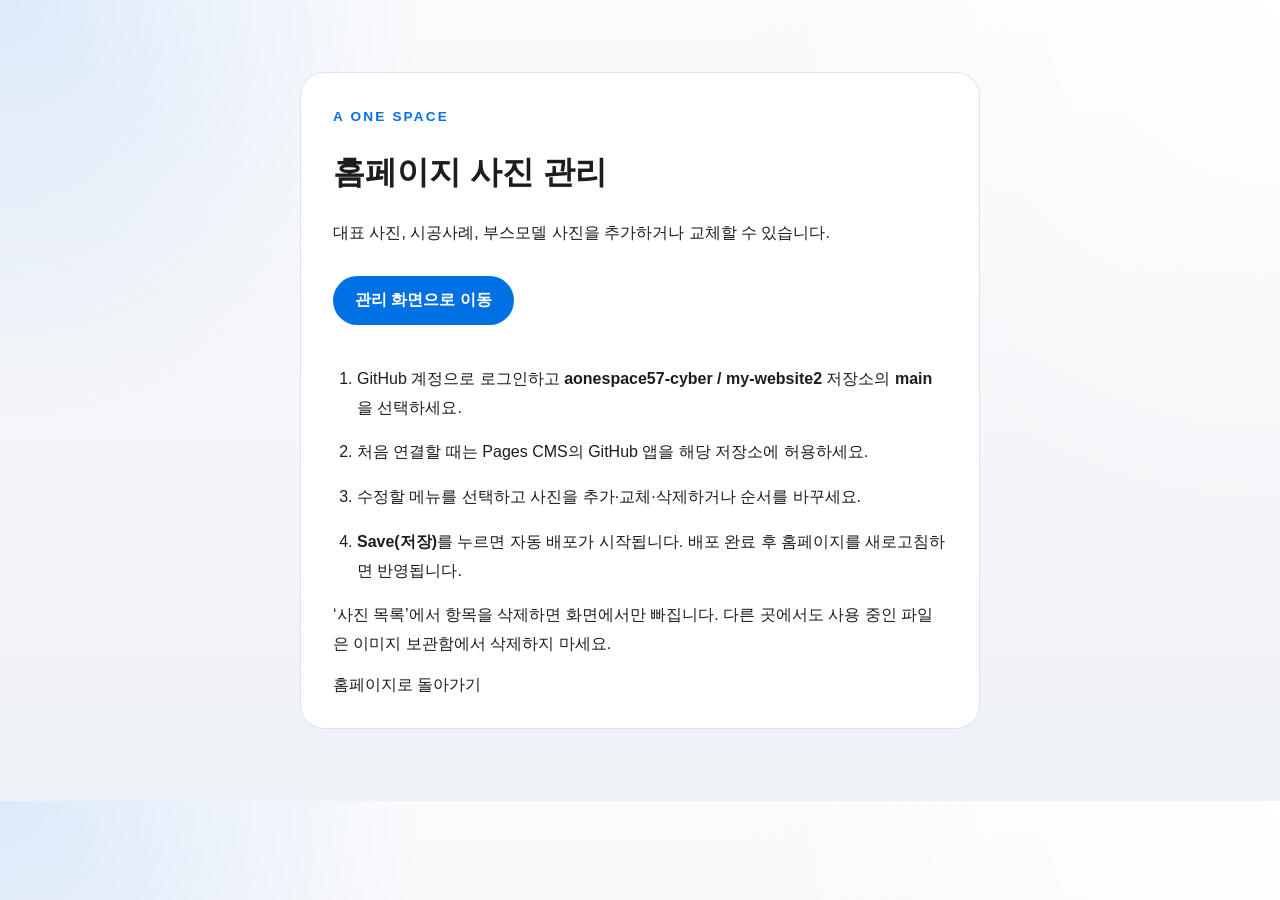
<file: admin/index.html>
<!DOCTYPE html>
<html lang="ko">
<head>
  <meta charset="UTF-8">
  <meta name="viewport" content="width=device-width, initial-scale=1.0">
  <meta name="robots" content="noindex, nofollow">
  <title>사진 관리 | A One Space</title>
  <link rel="stylesheet" href="../css/style.css">
  <style>
    .admin-guide { max-width: 680px; margin: 8vh auto; padding: 32px; background: #fff; border: 1px solid #dce3ed; border-radius: 24px; }
    .admin-guide h1 { font-size: 2rem; margin-bottom: 24px; }
    .admin-guide p, .admin-guide li { line-height: 1.8; margin-bottom: 16px; }
    .admin-guide ol { padding-left: 24px; }
    .admin-guide .button { margin: 12px 0 24px; }
  </style>
</head>
<body>
  <main class="admin-guide">
    <p class="eyebrow">A One Space</p>
    <h1>홈페이지 사진 관리</h1>
    <p>대표 사진, 시공사례, 부스모델 사진을 추가하거나 교체할 수 있습니다.</p>
    <a class="button button-primary" href="https://app.pagescms.org/">관리 화면으로 이동</a>
    <ol>
      <li>GitHub 계정으로 로그인하고 <strong>aonespace57-cyber / my-website2</strong> 저장소의 <strong>main</strong>을 선택하세요.</li>
      <li>처음 연결할 때는 Pages CMS의 GitHub 앱을 해당 저장소에 허용하세요.</li>
      <li>수정할 메뉴를 선택하고 사진을 추가·교체·삭제하거나 순서를 바꾸세요.</li>
      <li><strong>Save(저장)</strong>를 누르면 자동 배포가 시작됩니다. 배포 완료 후 홈페이지를 새로고침하면 반영됩니다.</li>
    </ol>
    <p>‘사진 목록’에서 항목을 삭제하면 화면에서만 빠집니다. 다른 곳에서도 사용 중인 파일은 이미지 보관함에서 삭제하지 마세요.</p>
    <a href="../">홈페이지로 돌아가기</a>
  </main>
</body>
</html>
</file>
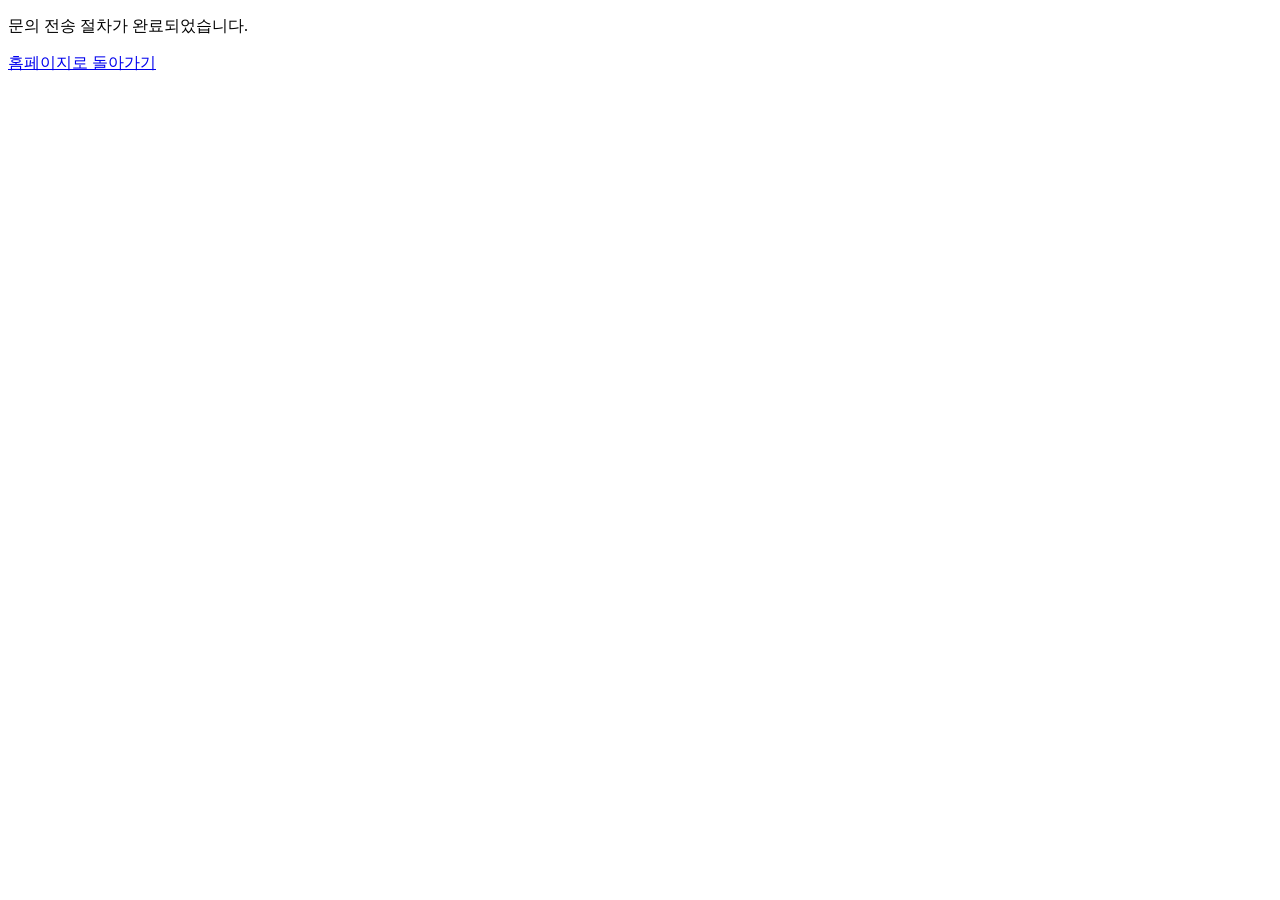
<file: inquiry-complete.html>
<!DOCTYPE html>
<html lang="ko">
<head>
  <meta charset="UTF-8">
  <meta name="viewport" content="width=device-width, initial-scale=1.0">
  <meta name="robots" content="noindex, nofollow">
  <meta name="referrer" content="no-referrer">
  <title>문의 접수 안내 | A One Space</title>
</head>
<body>
  <p>문의 전송 절차가 완료되었습니다.</p>
  <a href="./#contact">홈페이지로 돌아가기</a>
  <script>
    if (window.parent !== window) {
      window.parent.postMessage({ type: "inquiry-complete" }, location.origin);
    }
  </script>
</body>
</html>
</file>
<file: css/style.css>
:root {
  --bg: #f5f5f7;
  --surface: rgba(255, 255, 255, 0.72);
  --surface-strong: #ffffff;
  --text: #1d1d1f;
  --muted: #6e6e73;
  --line: rgba(29, 29, 31, 0.08);
  --accent: #0071e3;
  --accent-hover: #0077ed;
  --shadow: 0 24px 80px rgba(10, 18, 30, 0.12);
  --radius-xl: 32px;
  --radius-lg: 24px;
  --radius-md: 18px;
  --container: min(1200px, calc(100% - 32px));
}

* {
  box-sizing: border-box;
}

html {
  scroll-behavior: smooth;
}

body {
  margin: 0;
  font-family: "Noto Sans KR", sans-serif;
  color: var(--text);
  background:
    radial-gradient(circle at top left, rgba(0, 113, 227, 0.12), transparent 28%),
    radial-gradient(circle at top right, rgba(255, 255, 255, 0.9), transparent 35%),
    linear-gradient(180deg, #fbfbfd 0%, #eef1f5 100%);
}

img {
  display: block;
  max-width: 100%;
}

a {
  color: inherit;
  text-decoration: none;
}

.site-header {
  position: sticky;
  top: 0;
  z-index: 1000;
  width: 100%;
  display: flex;
  justify-content: space-between;
  align-items: center;
  padding: 2px clamp(12px, 2.3vw, 28px);
  backdrop-filter: blur(20px);
  background: rgba(251, 251, 253, 0.72);
  border-bottom: 1px solid var(--line);
}

.logo-wrap {
  display: inline-flex;
  align-items: center;
  gap: 18px;
  font-weight: 800;
  letter-spacing: -0.03em;
}

.logo-img {
  width: 108px;
  height: 108px;
  object-fit: contain;
}

.logo-text {
  font-size: 1.75rem;
}

.header-contact-link {
  display: inline-flex;
  align-items: center;
  justify-content: center;
  min-width: 92px;
  padding: 6px 14px;
  border-radius: 999px;
  background: rgba(255, 255, 255, 0.84);
  box-shadow: inset 0 0 0 1px rgba(29, 29, 31, 0.1);
  font-size: 0.96rem;
  font-weight: 700;
  transition: transform 180ms ease, background-color 180ms ease;
}

.header-contact-link:hover,
.header-contact-link:focus-visible {
  transform: translateY(-1px);
  background: #ffffff;
}

main {
  overflow: hidden;
}

.hero,
.highlight-showcase,
.contact-section {
  width: var(--container);
  margin: 0 auto;
}

.hero {
  min-height: calc(100vh - 56px);
  display: grid;
  grid-template-columns: 1.05fr 0.95fr;
  align-items: center;
  gap: clamp(32px, 5vw, 64px);
  padding: clamp(48px, 8vw, 96px) 0;
}

.eyebrow {
  margin: 0 0 14px;
  font-size: 0.85rem;
  font-weight: 700;
  text-transform: uppercase;
  letter-spacing: 0.16em;
  color: var(--accent);
}

.hero h1,
.section-copy h2,
.showcase-head h2,
.contact-card h2,
.feature-copy h3 {
  font-family: "Gowun Dodum", sans-serif;
  margin: 0;
  letter-spacing: -0.05em;
  line-height: 1.05;
}

.hero h1 {
  font-size: clamp(3rem, 7vw, 5.8rem);
}

.hero-text,
.feature-copy p,
.contact-card p {
  color: var(--muted);
  line-height: 1.7;
}

.hero-text {
  max-width: 540px;
  margin: 20px 0 0;
  font-size: clamp(1rem, 1.6vw, 1.16rem);
}

.hero-actions {
  display: flex;
  flex-wrap: wrap;
  gap: 14px;
  margin-top: 32px;
}

.button {
  display: inline-flex;
  align-items: center;
  justify-content: center;
  min-width: 148px;
  padding: 14px 22px;
  border-radius: 999px;
  font-weight: 700;
  transition: transform 180ms ease, background-color 180ms ease, color 180ms ease;
}

.button:hover,
.button:focus-visible {
  transform: translateY(-2px);
}

.button-primary {
  background: var(--accent);
  color: #fff;
}

.button-primary:hover,
.button-primary:focus-visible {
  background: var(--accent-hover);
}

.button-secondary {
  background: rgba(255, 255, 255, 0.75);
  box-shadow: inset 0 0 0 1px rgba(29, 29, 31, 0.08);
}

.hero-visual {
  position: relative;
}

.device-frame {
  padding: 18px;
  border-radius: 40px;
  background: linear-gradient(145deg, #ffffff 0%, #dfe4ea 100%);
  box-shadow: var(--shadow);
}

.device-frame img {
  width: 100%;
  height: min(68vh, 760px);
  object-fit: cover;
  border-radius: 28px;
}

.floating-card {
  position: absolute;
  right: -24px;
  bottom: 42px;
  max-width: 280px;
  padding: 20px 22px;
  border-radius: var(--radius-md);
  background: rgba(255, 255, 255, 0.88);
  backdrop-filter: blur(18px);
  box-shadow: 0 18px 45px rgba(20, 20, 30, 0.12);
}

.floating-card strong,
.feature-copy h3 {
  display: block;
  margin-bottom: 8px;
  letter-spacing: -0.03em;
}

.floating-card span {
  color: var(--muted);
  line-height: 1.6;
  font-size: 0.95rem;
}

.showcase-head h2,
.contact-card h2 {
  font-size: clamp(2.2rem, 4.8vw, 4.2rem);
}

.highlight-showcase {
  padding: clamp(64px, 10vw, 110px) 0;
}

.showcase-head {
  max-width: 820px;
  margin-bottom: 30px;
}

.showcase-grid {
  display: grid;
  grid-template-columns: repeat(2, 1fr);
  gap: 22px;
}

.feature-card {
  position: relative;
  min-height: 380px;
  display: flex;
  flex-direction: column;
  justify-content: space-between;
  overflow: hidden;
  border-radius: var(--radius-xl);
  background: var(--surface-strong);
  box-shadow: var(--shadow);
}

.feature-card-large {
  grid-column: span 2;
  min-height: 560px;
}

.feature-card img {
  width: 100%;
  height: 100%;
  min-height: 240px;
  object-fit: cover;
}

.feature-copy {
  position: relative;
  z-index: 1;
  padding: 34px;
}

.feature-card-large .feature-copy {
  position: absolute;
  top: 0;
  left: 0;
  max-width: 560px;
  color: #fff;
}

.feature-card-large::after {
  content: "";
  position: absolute;
  inset: 0;
  background: linear-gradient(90deg, rgba(8, 8, 10, 0.68) 0%, rgba(8, 8, 10, 0.18) 52%, rgba(8, 8, 10, 0) 100%);
}

.feature-label {
  margin: 0 0 8px;
  font-size: 0.88rem;
  font-weight: 700;
  color: var(--accent);
}

.feature-card-large .feature-label,
.feature-card-large .feature-copy p {
  color: rgba(255, 255, 255, 0.9);
}

.feature-copy h3 {
  margin: 0;
  font-size: clamp(1.55rem, 3vw, 2.5rem);
}

.color-gallery-card {
  scroll-margin-top: 120px;
  background: linear-gradient(180deg, #0f1116 0%, #1c2028 100%);
}

.model-gallery-card {
  order: 1;
  justify-content: flex-start;
  min-height: 250px;
}

.model-gallery-card .color-gallery {
  margin-top: 1px;
}

.woodwork-model-gallery {
  grid-template-columns: repeat(3, minmax(0, 1fr));
  padding: 1px 26px 28px;
}

.woodwork-model-gallery .color-tile,
.zero-truss-model-gallery .color-tile {
  height: 300px;
}

.woodwork-model-gallery .image-tile img,
.zero-truss-model-gallery .image-tile img {
  min-height: 0;
}

#cases {
  order: 2;
}

.color-gallery-card .feature-copy {
  position: relative;
  z-index: 2;
  max-width: 620px;
  color: #fff;
}

.color-gallery-card .feature-copy h3 {
  color: #fff;
  text-shadow: 0 8px 24px rgba(0, 0, 0, 0.28);
}

.construction-case-card .feature-copy {
  display: flex;
  align-items: center;
  flex-wrap: wrap;
  gap: 14px 22px;
  width: calc(100% - 68px);
  max-width: none;
}

.construction-case-card .feature-label {
  flex-basis: 100%;
  margin-bottom: 0;
}

.construction-case-card .feature-copy h3 {
  flex: 0 0 auto;
  margin: 0;
  order: 1;
}

.case-tabs {
  display: flex;
  flex-wrap: wrap;
  gap: 8px;
  order: 2;
}

.case-tab {
  border: 1px solid rgba(255, 255, 255, 0.35);
  border-radius: 999px;
  padding: 8px 13px;
  background: transparent;
  color: rgba(255, 255, 255, 0.85);
  font: inherit;
  font-size: 0.9rem;
  font-weight: 700;
  cursor: pointer;
  transition: background-color 180ms ease, color 180ms ease, border-color 180ms ease;
}

.case-tab:hover,
.case-tab:focus-visible,
.case-tab.is-active {
  border-color: #fff;
  background: #fff;
  color: #111214;
}

.case-gallery[hidden] {
  display: none;
}

.case-placeholder-gallery {
  margin-top: 0;
}

.case-placeholder {
  display: flex;
  align-items: center;
  justify-content: center;
  min-height: 160px;
  border: 1px dashed rgba(255, 255, 255, 0.38);
  border-radius: 22px;
  color: rgba(255, 255, 255, 0.58);
  font-weight: 700;
}

.case-viewer {
  position: fixed;
  inset: 0;
  z-index: 2100;
  display: none;
  align-items: center;
  justify-content: center;
  padding: 24px;
  background: rgba(7, 10, 16, 0.88);
}

.case-viewer.is-open {
  display: flex;
}

.case-viewer-panel {
  position: relative;
  width: min(920px, 100%);
  padding: clamp(24px, 5vw, 42px);
  border-radius: 28px;
  background: #171a20;
  box-shadow: 0 24px 80px rgba(0, 0, 0, 0.36);
}

.case-viewer-close {
  position: absolute;
  top: 16px;
  right: 16px;
  width: 42px;
  height: 42px;
  border: 0;
  border-radius: 999px;
  background: rgba(255, 255, 255, 0.12);
  color: #fff;
  font-size: 1.8rem;
  cursor: pointer;
}

.case-viewer-label {
  margin: 0 0 16px;
  color: #fff;
  font-family: "Gowun Dodum", sans-serif;
  font-size: clamp(1.5rem, 3vw, 2.2rem);
  font-weight: 700;
}

.case-viewer-content {
  display: flex;
  align-items: center;
  justify-content: center;
  aspect-ratio: 16 / 9;
  overflow: hidden;
  border-radius: 20px;
  background: #0d0f13;
}

.case-viewer-image {
  width: 100%;
  height: 100%;
  object-fit: contain;
}

.case-viewer-placeholder {
  color: rgba(255, 255, 255, 0.52);
  font-size: 1rem;
  font-weight: 700;
}

.case-viewer-footer {
  display: flex;
  align-items: center;
  justify-content: center;
  gap: 18px;
  margin-top: 20px;
}

.case-viewer-nav {
  min-width: 84px;
  padding: 10px 16px;
  border: 1px solid rgba(255, 255, 255, 0.35);
  border-radius: 999px;
  background: transparent;
  color: #fff;
  font: inherit;
  font-weight: 700;
  cursor: pointer;
}

.case-viewer-count {
  min-width: 52px;
  color: rgba(255, 255, 255, 0.7);
  text-align: center;
}

.color-gallery-card .feature-label,
.color-gallery-card .feature-copy p {
  color: rgba(255, 255, 255, 0.88);
}

.color-gallery {
  position: relative;
  z-index: 1;
  display: grid;
  grid-template-columns: repeat(3, minmax(0, 1fr));
  gap: 18px;
  padding: 12px 34px 34px;
  margin-top: auto;
}

.color-tile {
  overflow: hidden;
  min-height: 160px;
  border-radius: 22px;
  box-shadow: inset 0 0 0 1px rgba(255, 255, 255, 0.16);
}

.image-tile img {
  width: 100%;
  height: 100%;
  min-height: 160px;
  object-fit: cover;
}

.color-red {
  background: #ff3b30;
}

.color-orange {
  background: #ff9500;
}

.color-yellow {
  background: #ffd60a;
}

.color-green {
  background: #34c759;
}

.color-blue {
  background: #0a84ff;
}

.color-navy {
  background: #243b85;
}

.contact-section {
  padding-bottom: 100px;
}

.venue-services {
  margin-bottom: 64px;
  padding: clamp(24px, 5vw, 56px);
  border: 1px solid var(--line);
  border-radius: var(--radius-xl);
  background: linear-gradient(135deg, #fff, #eef4fb);
}

.venue-services h2 {
  font-size: clamp(1.7rem, 3.5vw, 2.8rem);
  line-height: 1.35;
}

.venue-intro,
.venue-note,
.venue-grid p {
  color: var(--muted);
  line-height: 1.85;
}

.venue-grid {
  display: grid;
  grid-template-columns: repeat(2, minmax(0, 1fr));
  gap: 24px;
  margin: 32px 0;
}

.venue-grid article {
  padding-top: 20px;
  border-top: 2px solid var(--accent);
}

.venue-grid h3 {
  font-size: 1.25rem;
}

.venue-note {
  margin-bottom: 24px;
  font-size: 0.92rem;
}

@media (max-width: 720px) {
  .venue-grid {
    grid-template-columns: 1fr;
  }
}

.contact-card {
  padding: clamp(36px, 7vw, 64px);
  border-radius: var(--radius-xl);
  background: linear-gradient(135deg, #ffffff 0%, #eef4ff 100%);
  box-shadow: var(--shadow);
  text-align: center;
}

.contact-card p {
  max-width: 720px;
  margin: 18px auto 0;
}

.contact-form {
  max-width: 760px;
  margin: 34px auto 0;
  text-align: left;
}

.form-field {
  display: block;
  margin-bottom: 18px;
}

.hidden-field {
  display: none;
}

.form-field span {
  display: block;
  margin-bottom: 10px;
  font-size: 0.95rem;
  font-weight: 700;
  color: var(--text);
}

.form-field input,
.form-field textarea {
  width: 100%;
  border: 1px solid rgba(29, 29, 31, 0.12);
  border-radius: 18px;
  padding: 16px 18px;
  font: inherit;
  color: var(--text);
  background: rgba(255, 255, 255, 0.92);
  transition: border-color 180ms ease, box-shadow 180ms ease;
}

.form-field textarea {
  resize: vertical;
  min-height: 150px;
}

.form-field input:focus,
.form-field textarea:focus {
  outline: none;
  border-color: rgba(0, 113, 227, 0.5);
  box-shadow: 0 0 0 4px rgba(0, 113, 227, 0.12);
}

.submit-button {
  margin-top: 10px;
}

#attachment-help {
  display: block;
  color: var(--muted);
  line-height: 1.7;
}

.contact-card #attachment-summary {
  margin: 8px 0;
  overflow-wrap: anywhere;
  font-size: 0.9rem;
}

#clear-attachments {
  margin: 0 12px 8px 0;
  padding: 6px 10px;
  border: 1px solid var(--line);
  border-radius: 8px;
  background: white;
  color: var(--text);
  cursor: pointer;
}

.submit-button:disabled {
  opacity: 0.65;
  cursor: wait;
}

.form-status[data-state="error"] {
  color: #b42318;
}

.form-status {
  min-height: 24px;
  margin-top: 16px;
  font-size: 0.95rem;
  font-weight: 600;
  color: var(--accent);
}

.site-footer {
  padding: 30px 16px 44px;
  color: var(--muted);
  text-align: center;
  font-size: 0.92rem;
}

.site-footer p {
  margin: 6px 0;
}

.photo-admin-link {
  position: fixed;
  left: max(8px, env(safe-area-inset-left));
  bottom: max(8px, env(safe-area-inset-bottom));
  z-index: 100;
  padding: 8px 10px;
  border: 1px solid #d8dce2;
  border-radius: 8px;
  background: rgba(255, 255, 255, 0.94);
  color: #555d68;
  font-size: 12px;
  line-height: 1.4;
  text-decoration: none;
}

.photo-admin-link:hover,
.photo-admin-link:focus-visible {
  color: #005bb5;
  border-color: #005bb5;
}

.image-tile {
  position: relative;
  cursor: zoom-in;
}

.model-caption {
  position: absolute;
  top: 12px;
  left: 12px;
  z-index: 1;
  padding: 5px 9px;
  border-radius: 999px;
  background: rgba(0, 0, 0, 0.62);
  color: #fff;
  font-size: 0.78rem;
  font-weight: 700;
}

.model-placeholder {
  display: flex;
  align-items: center;
  justify-content: center;
  background: linear-gradient(135deg, #ffffff 0%, #edf0f3 100%);
  color: #7b828c;
  font-size: 0.9rem;
  font-weight: 700;
}

.lightbox {
  position: fixed;
  inset: 0;
  z-index: 2000;
  display: none;
  align-items: center;
  justify-content: center;
  padding: 28px;
  background: rgba(7, 10, 16, 0.88);
}

.lightbox.is-open {
  display: flex;
}

.lightbox-image {
  max-width: min(92vw, 1400px);
  max-height: 88vh;
  border-radius: 24px;
  box-shadow: 0 24px 80px rgba(0, 0, 0, 0.35);
}

.lightbox-nav,
.lightbox-close {
  display: inline-flex;
  align-items: center;
  justify-content: center;
  position: absolute;
  width: 48px;
  height: 48px;
  border: 0;
  border-radius: 999px;
  background: rgba(255, 255, 255, 0.16);
  color: #fff;
  font-size: 2rem;
  line-height: 1;
  cursor: pointer;
}

.lightbox-close {
  top: 22px;
  right: 22px;
}

.lightbox-nav {
  top: 50%;
  transform: translateY(-50%);
}

.lightbox-prev {
  left: 22px;
}

.lightbox-next {
  right: 22px;
}

.lightbox-nav.is-hidden {
  display: none;
}

.reveal {
  opacity: 0;
  transform: translateY(36px);
  transition: opacity 700ms ease, transform 700ms ease;
}

.reveal.is-visible {
  opacity: 1;
  transform: translateY(0);
}

@media (max-width: 960px) {
  .hero,
  .showcase-grid {
    grid-template-columns: 1fr;
  }

  .hero {
    min-height: auto;
    padding-top: 40px;
  }

  .hero-copy {
    order: 1;
  }

  .hero-visual {
    order: 2;
  }

  .floating-card {
    right: 16px;
    bottom: 18px;
  }

  .feature-card-large {
    grid-column: auto;
    min-height: 460px;
  }

  .color-gallery {
    grid-template-columns: repeat(2, minmax(0, 1fr));
  }
}

@media (max-width: 720px) {
  .woodwork-model-gallery {
    grid-template-columns: repeat(2, minmax(0, 1fr));
  }

  .model-gallery-card .color-gallery {
    grid-template-columns: repeat(2, minmax(0, 1fr));
  }

  .model-gallery-card .color-tile {
    height: auto !important;
    min-height: 160px;
  }

  .model-gallery-card .image-tile img {
    height: auto !important;
    min-height: 160px !important;
  }

  .woodwork-model-gallery .color-tile,
  .zero-truss-model-gallery .color-tile {
    height: auto !important;
  }

  .site-header {
    gap: 16px;
    padding: 2px 12px;
  }

  .lightbox {
    padding: 16px;
  }

  .lightbox-close {
    top: 14px;
    right: 14px;
  }

  .lightbox-prev {
    left: 14px;
  }

  .lightbox-next {
    right: 14px;
  }

  .header-contact-link {
    min-width: 82px;
    padding: 6px 10px;
    font-size: 0.9rem;
  }

  .logo-wrap {
    gap: 12px;
  }

  .logo-img {
    width: 84px;
    height: 84px;
  }

  .logo-text {
    font-size: 1.3rem;
  }

  .hero h1 {
    font-size: clamp(2.6rem, 13vw, 4rem);
  }

  .feature-copy,
  .contact-card {
    padding-left: 22px;
    padding-right: 22px;
  }

  .color-gallery {
    gap: 12px;
    padding: 0 22px 22px;
  }

  .construction-case-card .feature-copy {
    width: calc(100% - 44px);
  }

  .case-tab {
    padding: 7px 11px;
    font-size: 0.82rem;
  }

  .color-tile {
    min-height: 120px;
    border-radius: 18px;
  }

  .case-placeholder {
    min-height: 120px;
    border-radius: 18px;
  }

  .image-tile img {
    min-height: 120px;
  }

  .device-frame {
    border-radius: 28px;
    padding: 12px;
  }

  .device-frame img {
    height: 440px;
    border-radius: 18px;
  }

  .floating-card {
    position: static;
    margin-top: 14px;
    max-width: none;
  }

  .contact-links {
    flex-direction: column;
    gap: 10px;
  }
}
</file>
